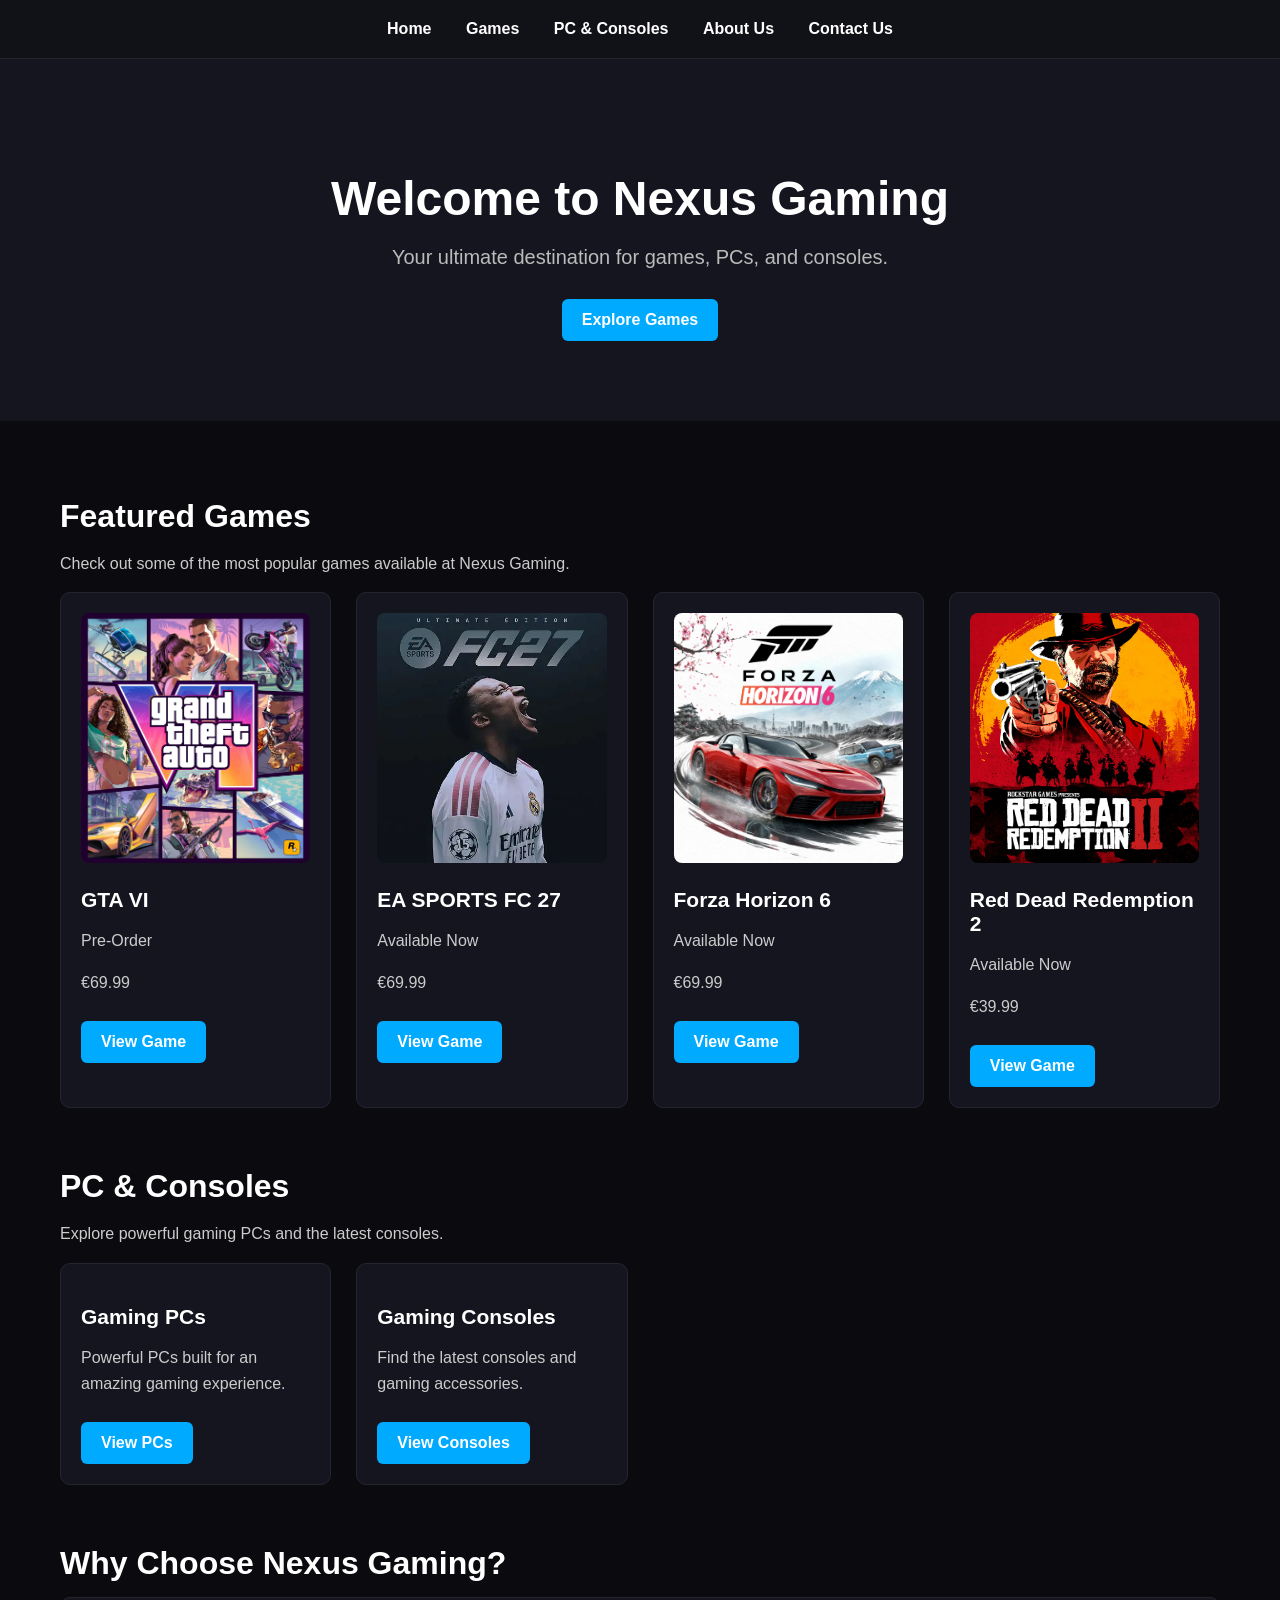
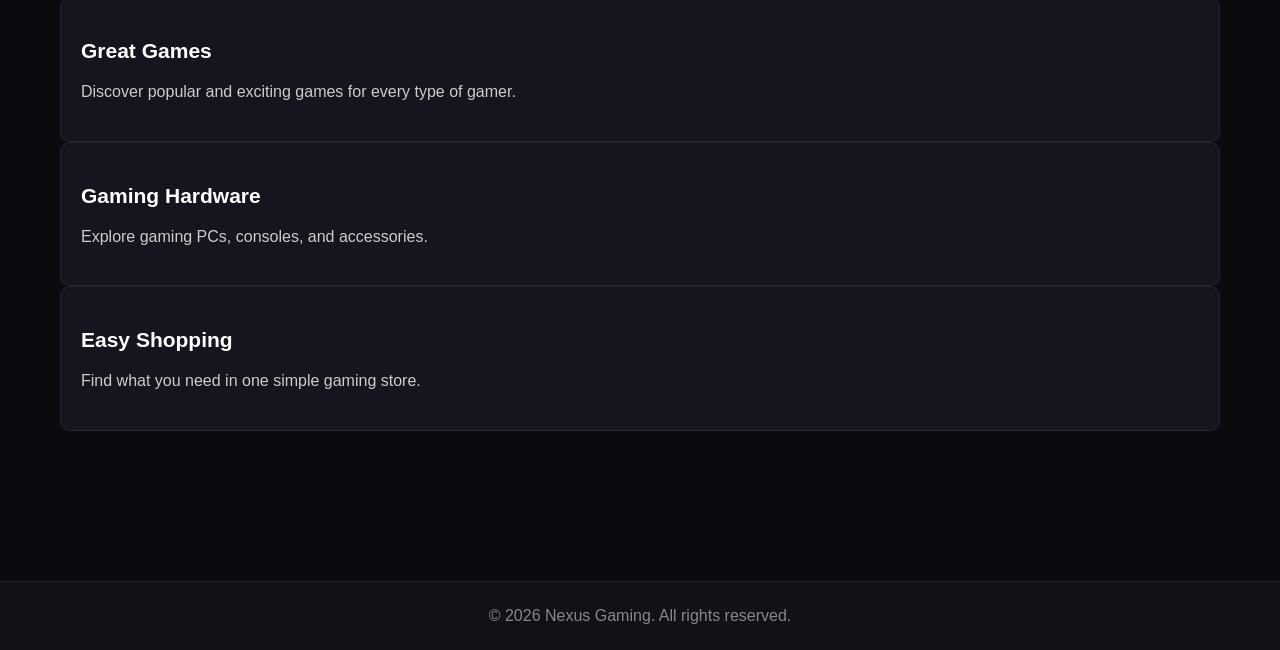
<file: index.html>
<!DOCTYPE html>
<html>

<head>
    <title>Nexus Gaming</title>
    <link rel="stylesheet" href="style.css">
   <link rel="icon" href="img/icon.png" type="img/png">
</head>

<body>

    <nav>
        <a href="index.html">Home</a>
        <a href="games.html">Games</a>
        <a href="pc-consoles.html">PC & Consoles</a>
        <a href="about.html">About Us</a>
        <a href="contact.html">Contact Us</a>
    </nav>

    <header>
        <h1>Welcome to Nexus Gaming</h1>
        <p>Your ultimate destination for games, PCs, and consoles.</p>
        <a href="games.html">Explore Games</a>
    </header>

    <main>

        <section>
            <h2>Featured Games</h2>
            <p>Check out some of the most popular games available at Nexus Gaming.</p>

            <div>
                <article>
                    <img src="img/gta6.jpg" alt="GTA VI">
                    <h3>GTA VI</h3>
                    <p>Pre-Order</p>
                    <p>€69.99</p>
                    <a href="games.html">View Game</a>
                </article>

                <article>
                    <img src="img/fc27.jpg" alt="EA SPORTS FC 27">
                    <h3>EA SPORTS FC 27</h3>
                    <p>Available Now</p>
                    <p>€69.99</p>
                    <a href="games.html">View Game</a>
                </article>

                <article>
                    <img src="img/forza-horizon-6.jpg" alt="Forza Horizon 6">
                    <h3>Forza Horizon 6</h3>
                    <p>Available Now</p>
                    <p>€69.99</p>
                    <a href="games.html">View Game</a>
                </article>

                <article>
                    <img src="img/rdr2.jpg" alt="Red Dead Redemption 2">
                    <h3>Red Dead Redemption 2</h3>
                    <p>Available Now</p>
                    <p>€39.99</p>
                    <a href="games.html">View Game</a>
                </article>
            </div>
        </section>

        <section>
            <h2>PC & Consoles</h2>
            <p>Explore powerful gaming PCs and the latest consoles.</p>

            <div>
                <article>
                    <h3>Gaming PCs</h3>
                    <p>Powerful PCs built for an amazing gaming experience.</p>
                    <a href="pc-consoles.html">View PCs</a>
                </article>

                <article>
                    <h3>Gaming Consoles</h3>
                    <p>Find the latest consoles and gaming accessories.</p>
                    <a href="pc-consoles.html">View Consoles</a>
                </article>
            </div>
        </section>

        <section>
            <h2>Why Choose Nexus Gaming?</h2>

            <article>
                <h3>Great Games</h3>
                <p>Discover popular and exciting games for every type of gamer.</p>
            </article>

            <article>
                <h3>Gaming Hardware</h3>
                <p>Explore gaming PCs, consoles, and accessories.</p>
            </article>

            <article>
                <h3>Easy Shopping</h3>
                <p>Find what you need in one simple gaming store.</p>
            </article>
        </section>

    </main>

    <footer>
        <p>&copy; 2026 Nexus Gaming. All rights reserved.</p>
    </footer>

</body>

</html>
</file>
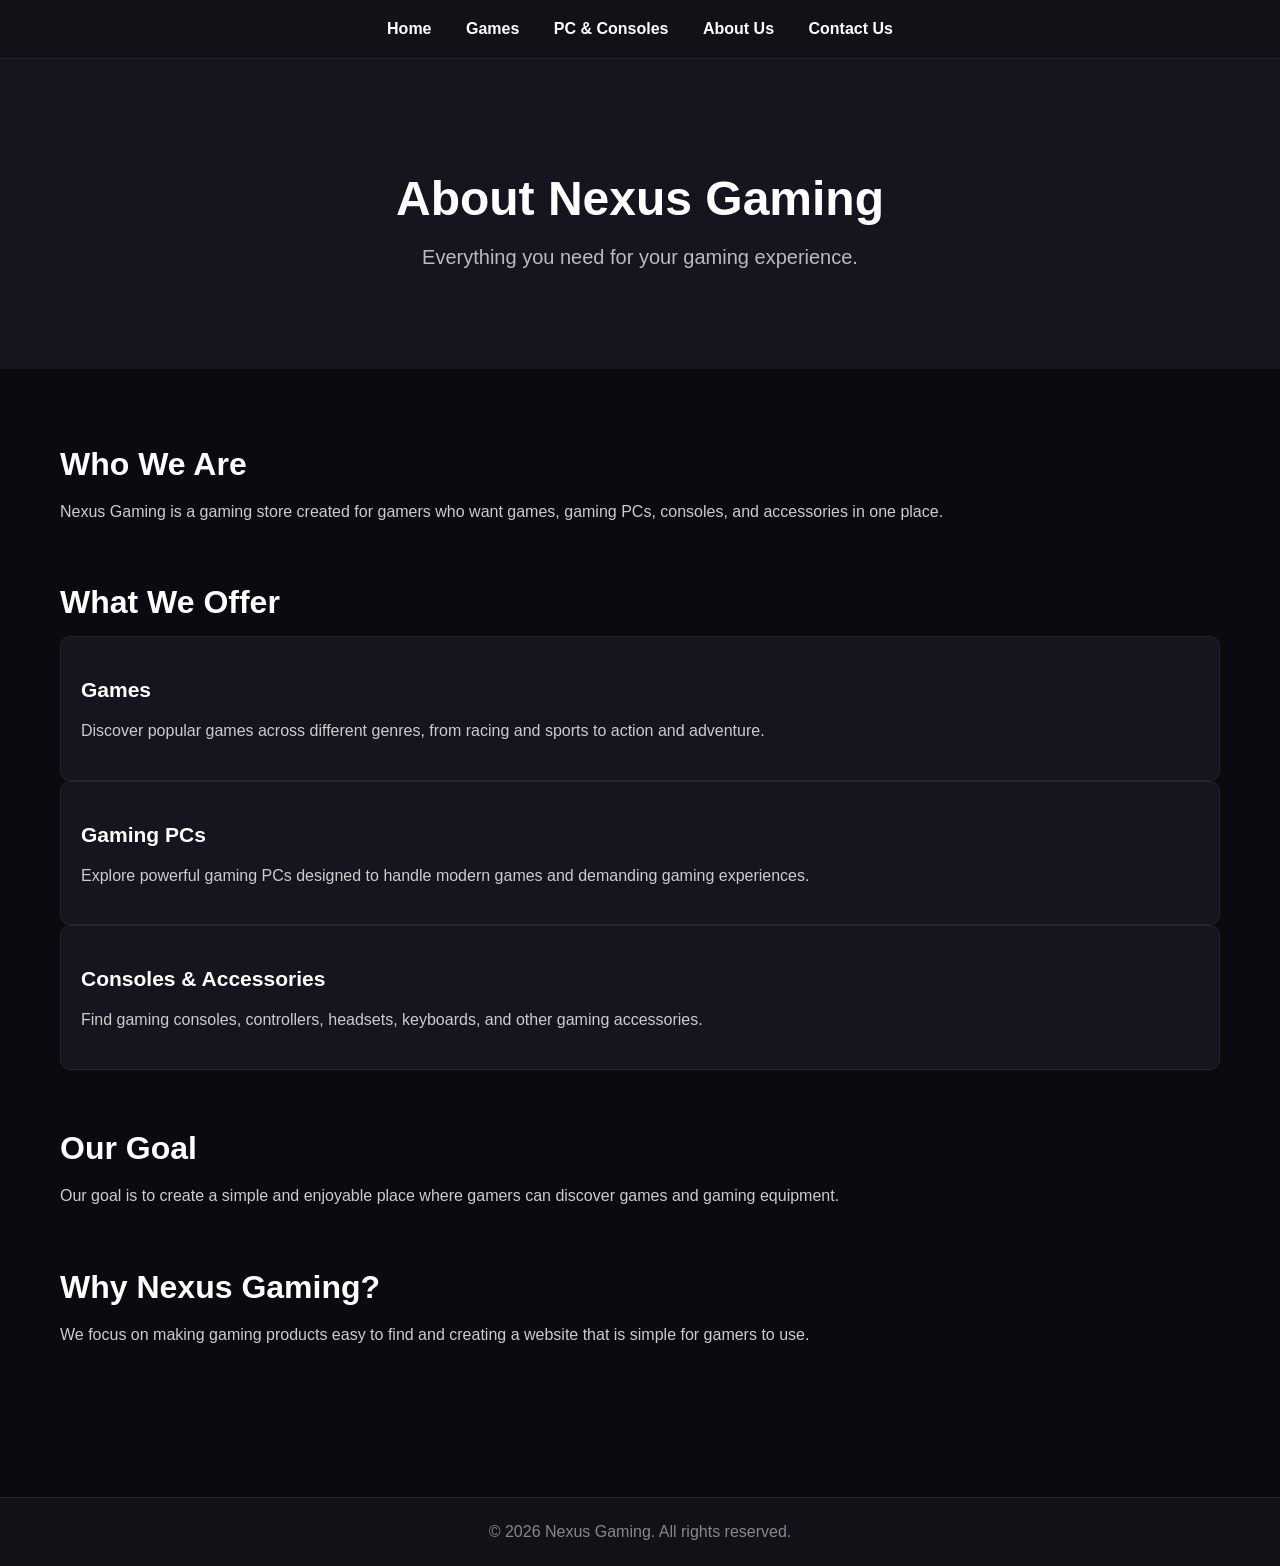
<file: about.html>
<!DOCTYPE html>
<html>

<head>
    <title>About Us - Nexus Gaming</title>
    <link rel="stylesheet" href="style.css">
   <link rel="icon" href="img/icon.png" type="img/png">
</head>

<body>

    <nav>
        <a href="index.html">Home</a>
        <a href="games.html">Games</a>
        <a href="pc-consoles.html">PC & Consoles</a>
        <a href="about.html">About Us</a>
        <a href="contact.html">Contact Us</a>
    </nav>

    <header>
        <h1>About Nexus Gaming</h1>
        <p>Everything you need for your gaming experience.</p>
    </header>

    <main>

        <section>
            <h2>Who We Are</h2>
            <p>
                Nexus Gaming is a gaming store created for gamers who want
                games, gaming PCs, consoles, and accessories in one place.
            </p>
        </section>

        <section>
            <h2>What We Offer</h2>

            <article>
                <h3>Games</h3>
                <p>
                    Discover popular games across different genres,
                    from racing and sports to action and adventure.
                </p>
            </article>

            <article>
                <h3>Gaming PCs</h3>
                <p>
                    Explore powerful gaming PCs designed to handle
                    modern games and demanding gaming experiences.
                </p>
            </article>

            <article>
                <h3>Consoles & Accessories</h3>
                <p>
                    Find gaming consoles, controllers, headsets,
                    keyboards, and other gaming accessories.
                </p>
            </article>
        </section>

        <section>
            <h2>Our Goal</h2>
            <p>
                Our goal is to create a simple and enjoyable place where
                gamers can discover games and gaming equipment.
            </p>
        </section>

        <section>
            <h2>Why Nexus Gaming?</h2>
            <p>
                We focus on making gaming products easy to find and
                creating a website that is simple for gamers to use.
            </p>
        </section>

    </main>

    <footer>
        <p>&copy; 2026 Nexus Gaming. All rights reserved.</p>
    </footer>

</body>

</html>
</file>
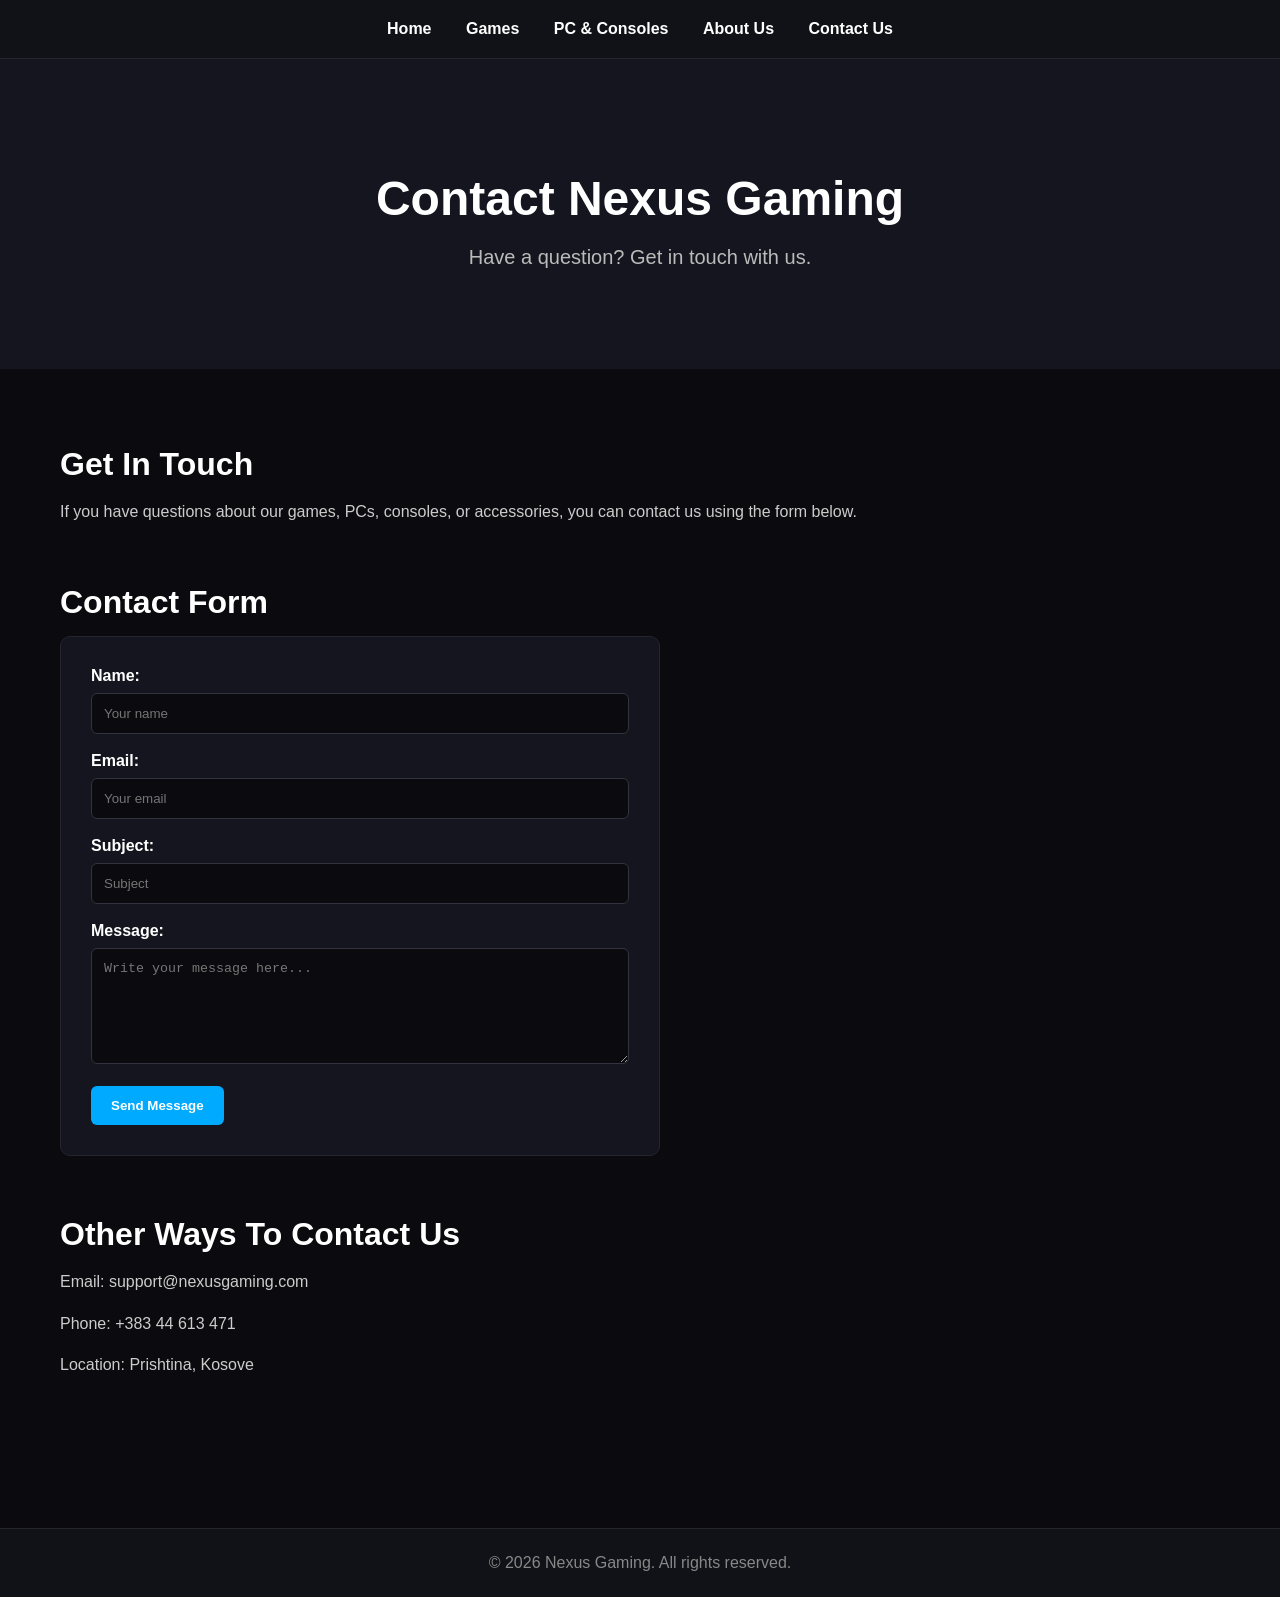
<file: contact.html>
<!DOCTYPE html>
<html>

<head>
    <title>Contact Us - Nexus Gaming</title>
    <link rel="stylesheet" href="style.css">
    <link rel="icon" href="img/icon.png" type="img/png">
</head>

<body>

    <nav>
        <a href="index.html">Home</a>
        <a href="games.html">Games</a>
        <a href="pc-consoles.html">PC & Consoles</a>
        <a href="about.html">About Us</a>
        <a href="contact.html">Contact Us</a>
    </nav>

    <header>
        <h1>Contact Nexus Gaming</h1>
        <p>Have a question? Get in touch with us.</p>
    </header>

    <main>

        <section>
            <h2>Get In Touch</h2>
            <p>
                If you have questions about our games, PCs, consoles,
                or accessories, you can contact us using the form below.
            </p>
        </section>

        <section>
            <h2>Contact Form</h2>

            <form>

                <label for="name">Name:</label>
                <br>
                <input type="text" id="name" name="name" placeholder="Your name">
                <br><br>

                <label for="email">Email:</label>
                <br>
                <input type="email" id="email" name="email" placeholder="Your email">
                <br><br>

                <label for="subject">Subject:</label>
                <br>
                <input type="text" id="subject" name="subject" placeholder="Subject">
                <br><br>

                <label for="message">Message:</label>
                <br>
                <textarea id="message" name="message" rows="6" placeholder="Write your message here..."></textarea>
                <br><br>

                <button type="submit">Send Message</button>

            </form>
        </section>

        <section>
            <h2>Other Ways To Contact Us</h2>

            <p>Email: support@nexusgaming.com</p>
            <p>Phone: +383 44 613 471</p>
            <p>Location: Prishtina, Kosove</p>
        </section>

    </main>

    <footer>
        <p>&copy; 2026 Nexus Gaming. All rights reserved.</p>
    </footer>

</body>

</html>
</file>
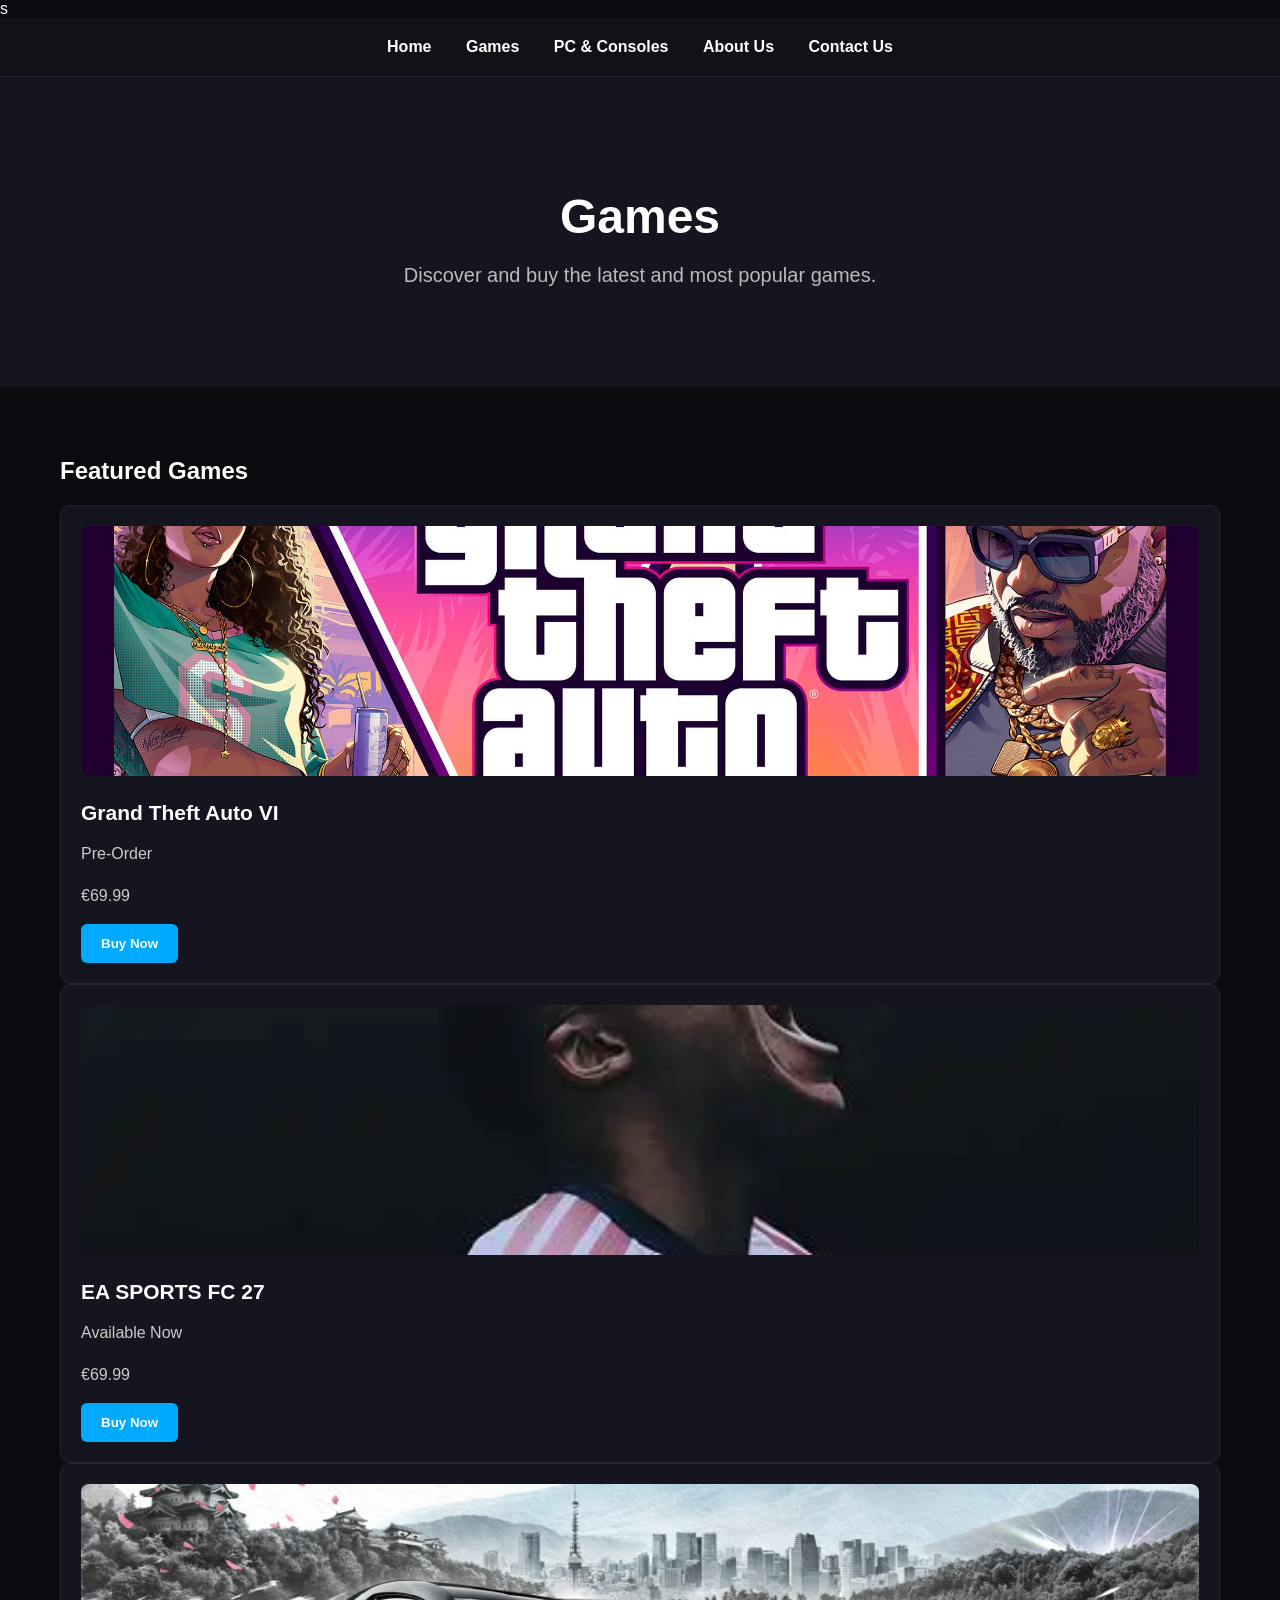
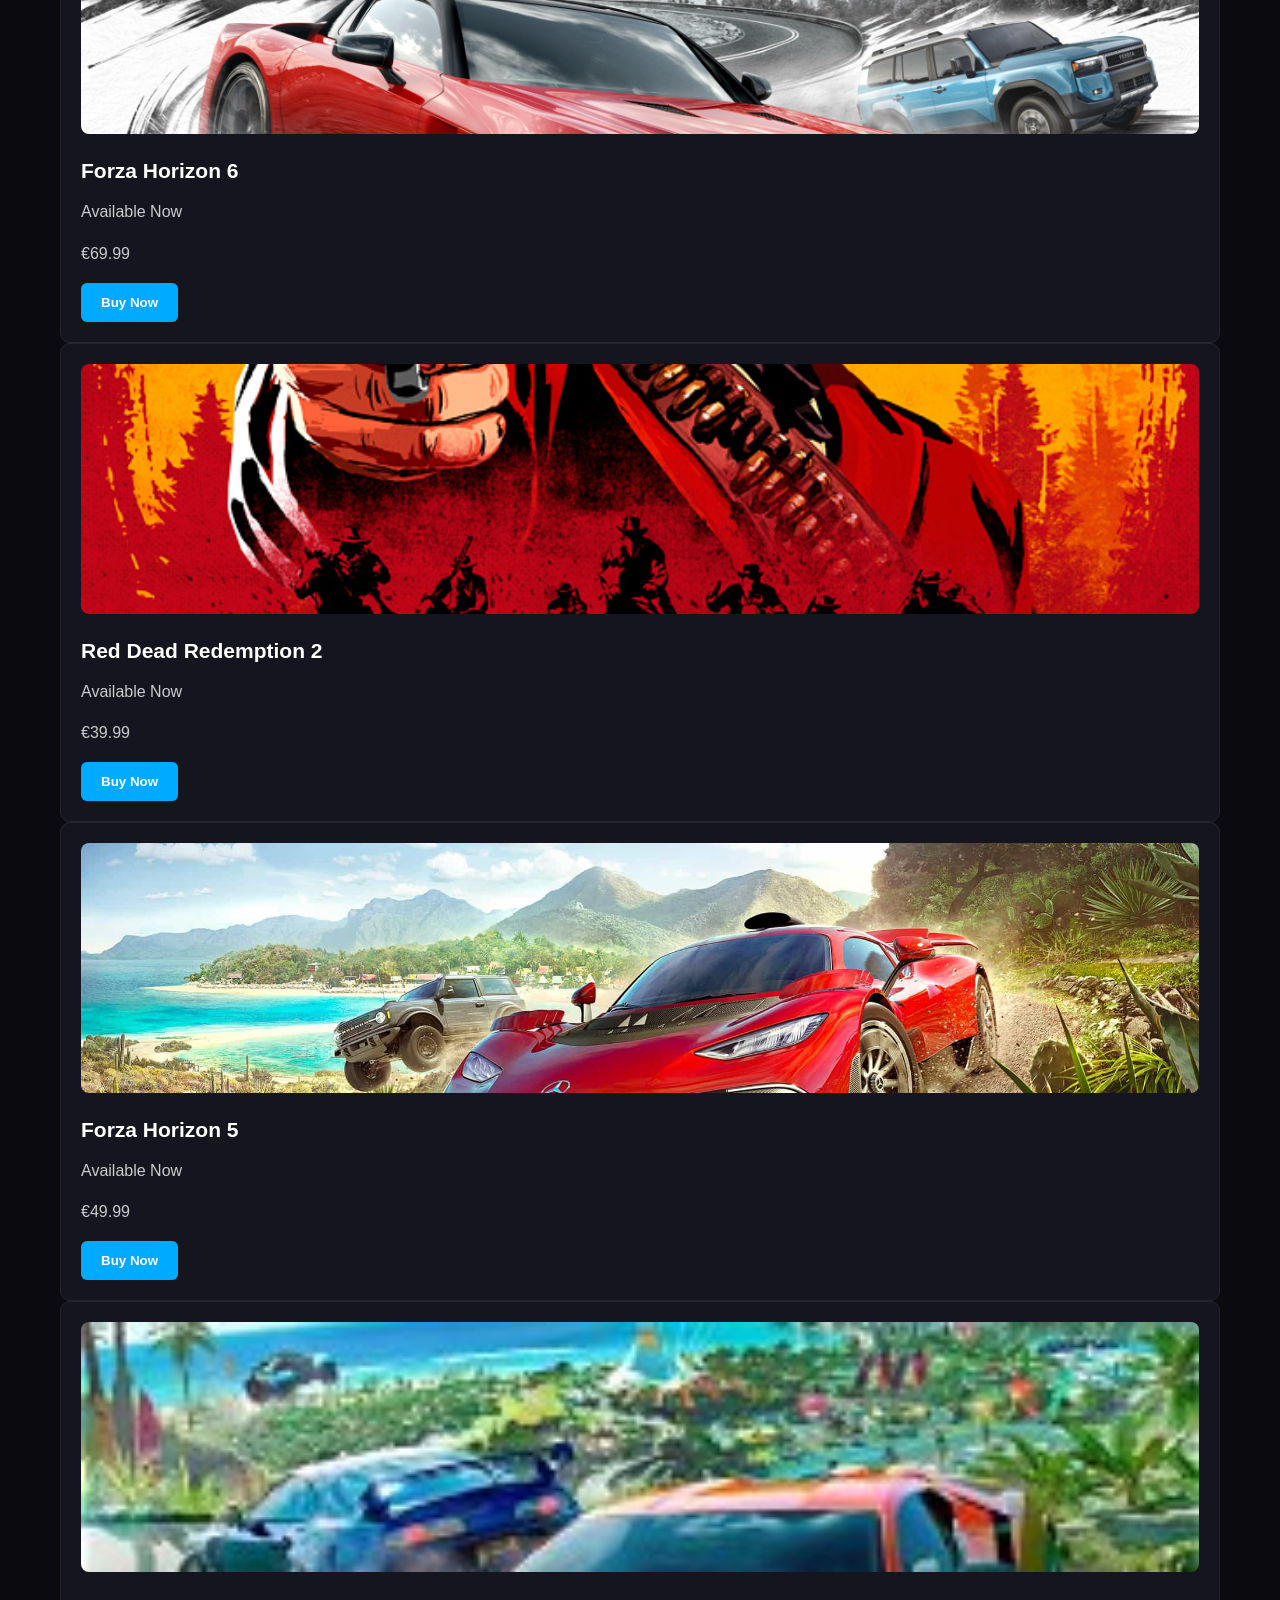
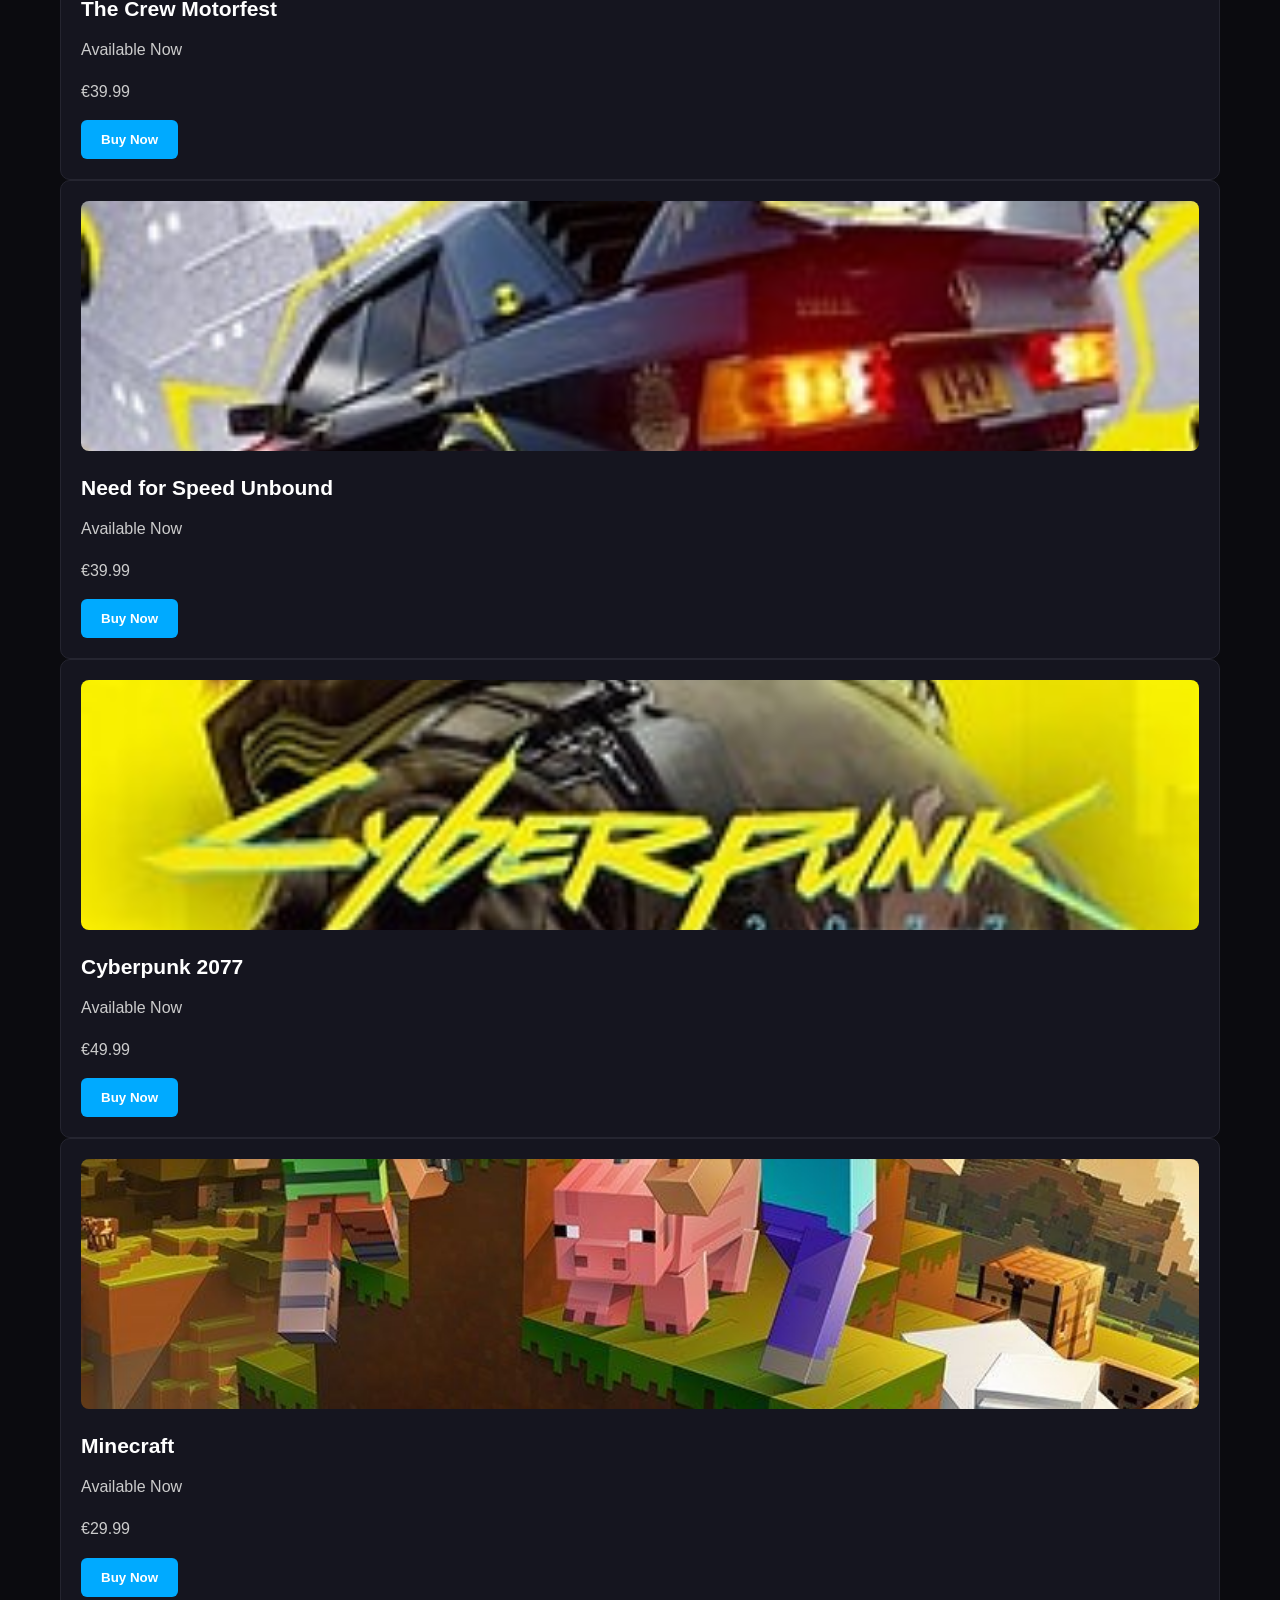
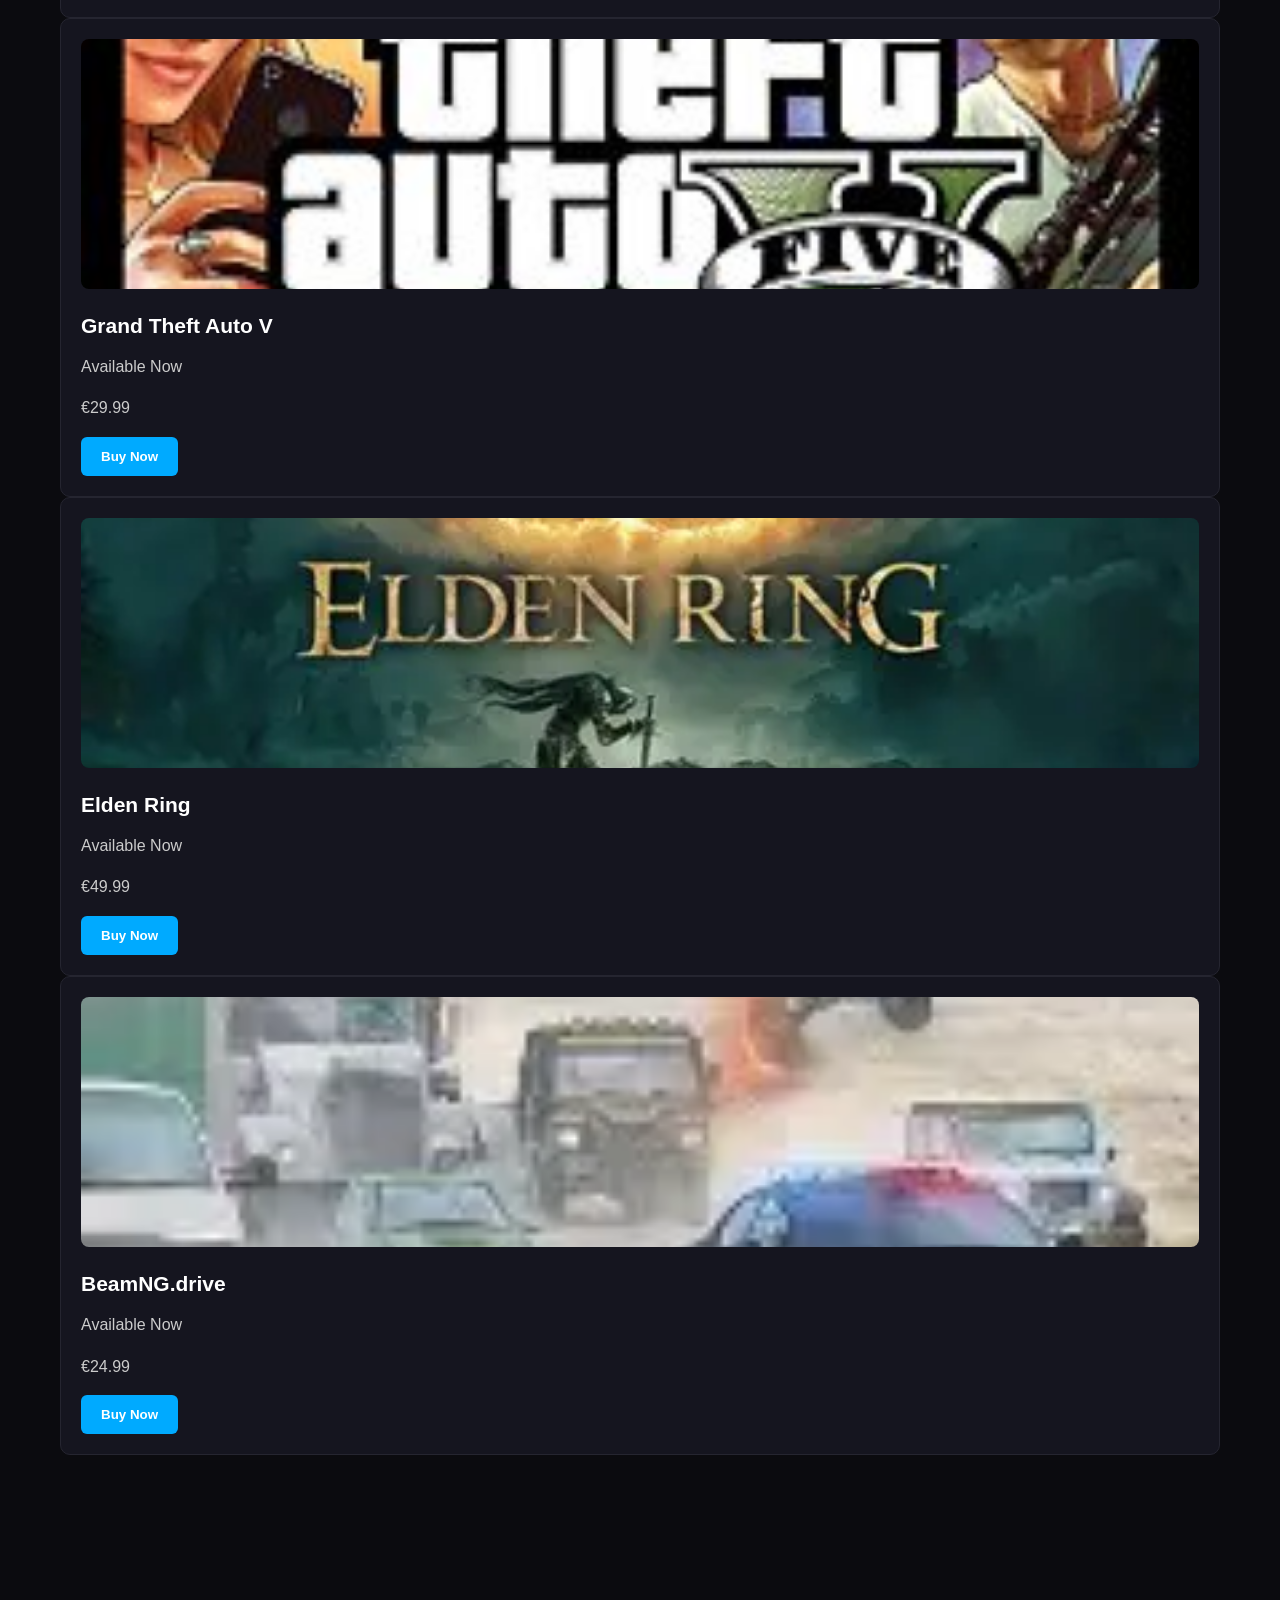
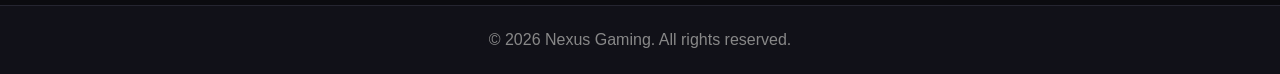
<file: games.html>
<!DOCTYPE html>
<html>

<head>
    <title>Games - Nexus Gaming</title>
     <link rel="stylesheet" href="style.css">
     <link rel="icon" href="img/icon.png" type="img/png">s
</head>

<body>

    <nav>
        <a href="index.html">Home</a>
        <a href="games.html">Games</a>
        <a href="pc-consoles.html">PC & Consoles</a>
        <a href="about.html">About Us</a>
        <a href="contact.html">Contact Us</a>
    </nav>

    <header>
        <h1>Games</h1>
        <p>Discover and buy the latest and most popular games.</p>
    </header>

    <main>

        <h2>Featured Games</h2>

        <section>

            <article>
                <img src="img/gta6.jpg" alt="Grand Theft Auto VI">
                <h3>Grand Theft Auto VI</h3>
                <p>Pre-Order</p>
                <p>€69.99</p>
                <button>Buy Now</button>
            </article>

            <article>
                <img src="img/fc27.jpg" alt="EA SPORTS FC 27">
                <h3>EA SPORTS FC 27</h3>
                <p>Available Now</p>
                <p>€69.99</p>
                <button>Buy Now</button>
            </article>

            <article>
                <img src="img/forza-horizon-6.jpg" alt="Forza Horizon 6">
                <h3>Forza Horizon 6</h3>
                <p>Available Now</p>
                <p>€69.99</p>
                <button>Buy Now</button>
            </article>

            <article>
                <img src="img/rdr2.jpg" alt="Red Dead Redemption 2">
                <h3>Red Dead Redemption 2</h3>
                <p>Available Now</p>
                <p>€39.99</p>
                <button>Buy Now</button>
            </article>

            <article>
                <img src="img/forza-horizon-5.jpg" alt="Forza Horizon 5">
                <h3>Forza Horizon 5</h3>
                <p>Available Now</p>
                <p>€49.99</p>
                <button>Buy Now</button>
            </article>

            <article>
                <img src="img/the-crew-motorfest.jpg" alt="The Crew Motorfest">
                <h3>The Crew Motorfest</h3>
                <p>Available Now</p>
                <p>€39.99</p>
                <button>Buy Now</button>
            </article>

            <article>
                <img src="img/nfs-unbound.jpg" alt="Need for Speed Unbound">
                <h3>Need for Speed Unbound</h3>
                <p>Available Now</p>
                <p>€39.99</p>
                <button>Buy Now</button>
            </article>

            <article>
                <img src="img/cyberpunk2077.jpg" alt="Cyberpunk 2077">
                <h3>Cyberpunk 2077</h3>
                <p>Available Now</p>
                <p>€49.99</p>
                <button>Buy Now</button>
            </article>

            <article>
                <img src="img/minecraft.jpg" alt="Minecraft">
                <h3>Minecraft</h3>
                <p>Available Now</p>
                <p>€29.99</p>
                <button>Buy Now</button>
            </article>

            <article>
                <img src="img/gta5.jpg" alt="Grand Theft Auto V">
                <h3>Grand Theft Auto V</h3>
                <p>Available Now</p>
                <p>€29.99</p>
                <button>Buy Now</button>
            </article>

            <article>
                <img src="img/elden-ring.jpg" alt="Elden Ring">
                <h3>Elden Ring</h3>
                <p>Available Now</p>
                <p>€49.99</p>
                <button>Buy Now</button>
            </article>

            <article>
                <img src="img/beamng.jpg" alt="BeamNG.drive">
                <h3>BeamNG.drive</h3>
                <p>Available Now</p>
                <p>€24.99</p>
                <button>Buy Now</button>
            </article>

        </section>

    </main>

    <footer>
        <p>&copy; 2026 Nexus Gaming. All rights reserved.</p>
    </footer>

</body>

</html>
</file>
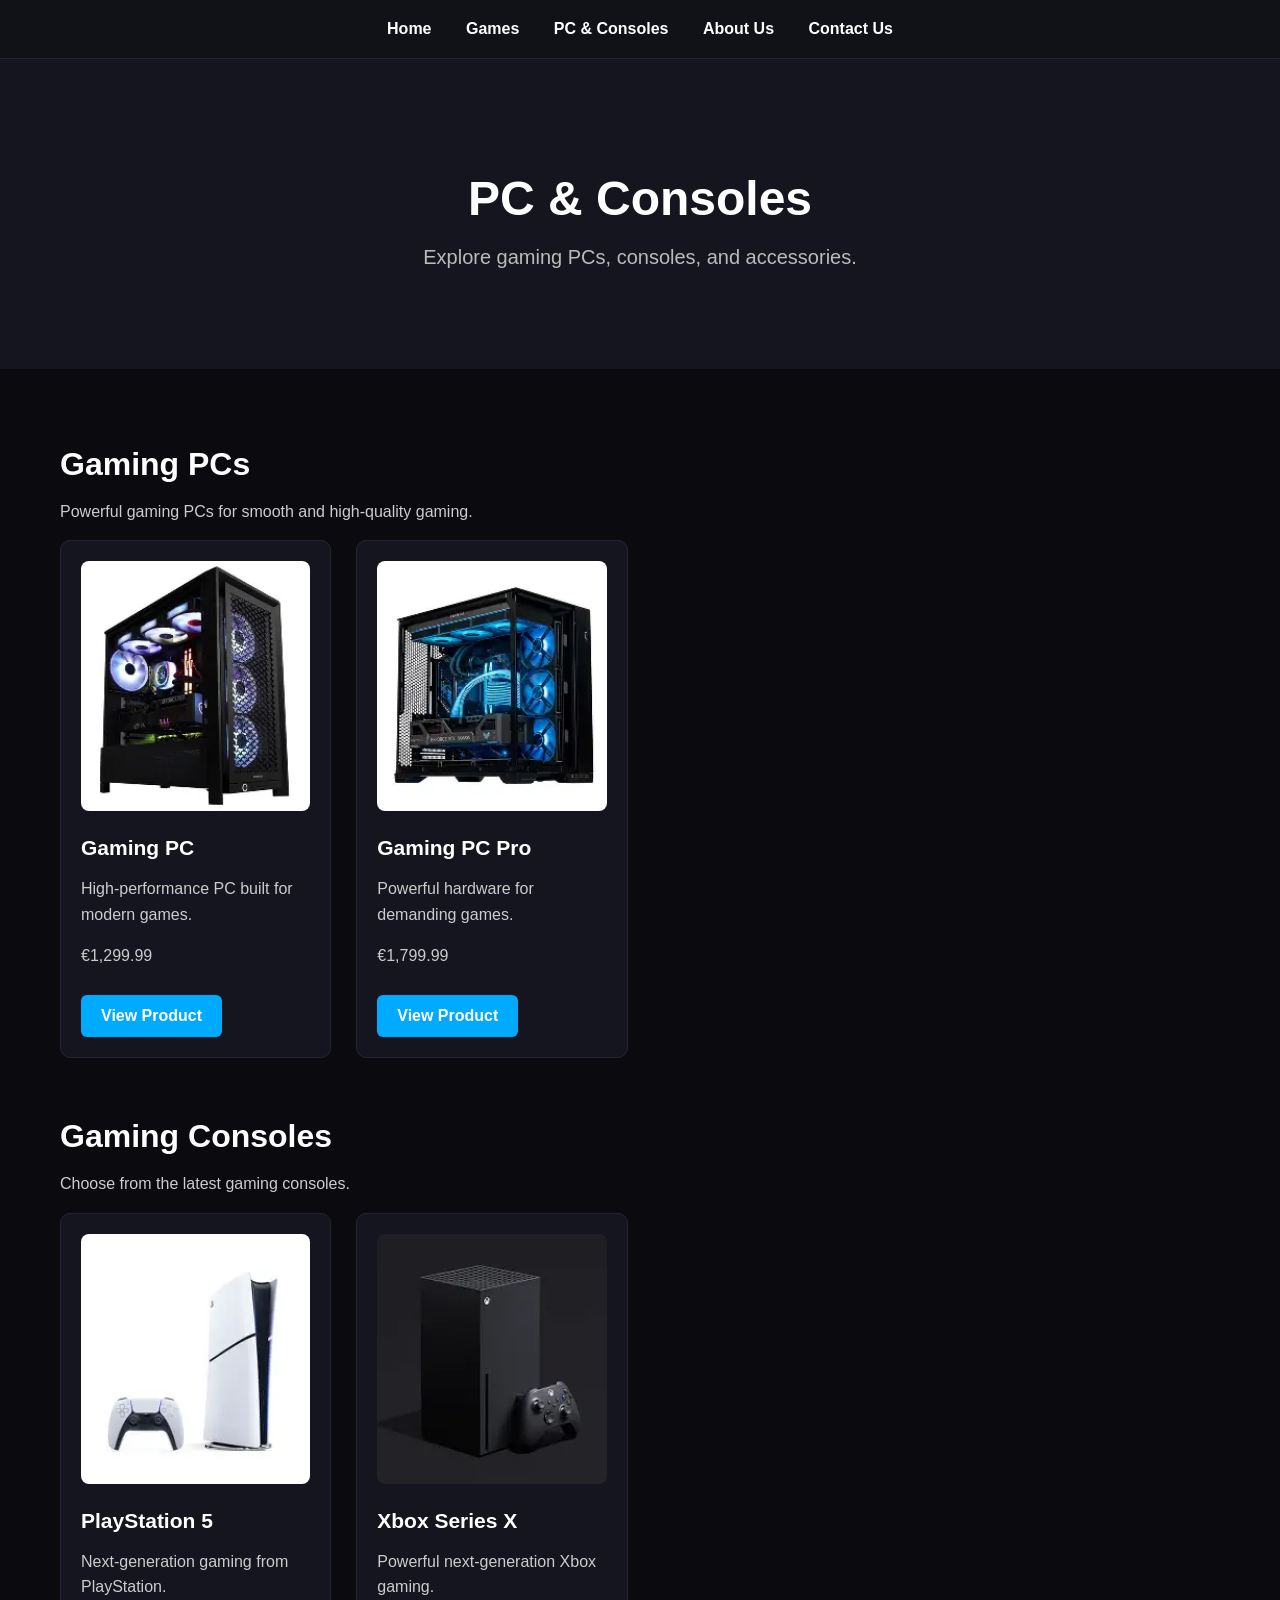
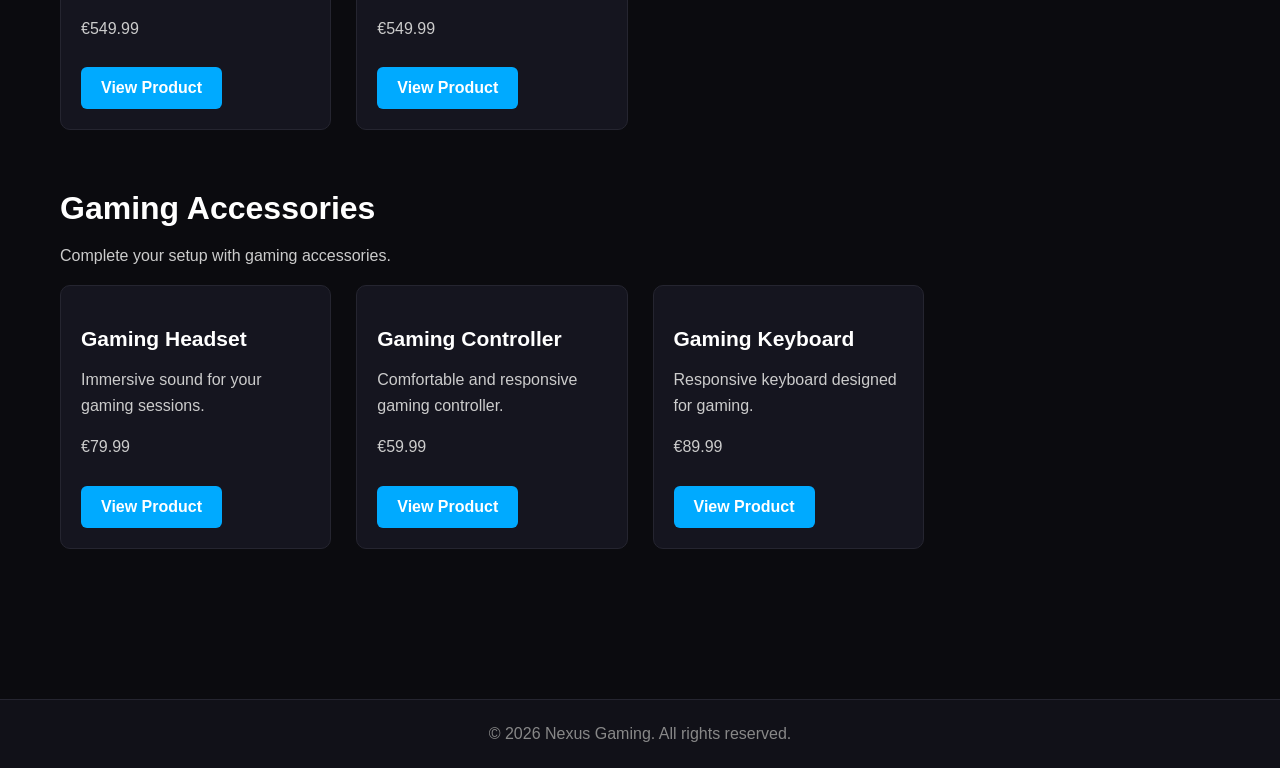
<file: pc-consoles.html>
<!DOCTYPE html>
<html>

<head>
    <title>PC & Consoles - Nexus Gaming</title>
    <link rel="stylesheet" href="style.css">
    <link rel="icon" href="img/icon.png" type="img/png">
</head>

<body>

    <nav>
        <a href="index.html">Home</a>
        <a href="games.html">Games</a>
        <a href="pc-consoles.html">PC & Consoles</a>
        <a href="about.html">About Us</a>
        <a href="contact.html">Contact Us</a>
    </nav>

    <header>
        <h1>PC & Consoles</h1>
        <p>Explore gaming PCs, consoles, and accessories.</p>
    </header>

    <main>

        <section>
            <h2>Gaming PCs</h2>
            <p>Powerful gaming PCs for smooth and high-quality gaming.</p>

            <div>

                <article>
                    <img src="img/gaming-pc.jpg" alt="Gaming PC">
                    <h3>Gaming PC</h3>
                    <p>High-performance PC built for modern games.</p>
                    <p>€1,299.99</p>
                    <a href="#">View Product</a>
                </article>

                <article>
                    <img src="img/gaming-pc-2.jpg" alt="Gaming PC Setup">
                    <h3>Gaming PC Pro</h3>
                    <p>Powerful hardware for demanding games.</p>
                    <p>€1,799.99</p>
                    <a href="#">View Product</a>
                </article>

            </div>
        </section>

        <section>
            <h2>Gaming Consoles</h2>
            <p>Choose from the latest gaming consoles.</p>

            <div>

                <article>
                    <img src="img/ps5.jpg" alt="PlayStation 5">
                    <h3>PlayStation 5</h3>
                    <p>Next-generation gaming from PlayStation.</p>
                    <p>€549.99</p>
                    <a href="#">View Product</a>
                </article>

                <article>
                    <img src="img/xbox-series-x.jpg" alt="Xbox Series X">
                    <h3>Xbox Series X</h3>
                    <p>Powerful next-generation Xbox gaming.</p>
                    <p>€549.99</p>
                    <a href="#">View Product</a>
                </article>

            </div>
        </section>

        <section>
            <h2>Gaming Accessories</h2>
            <p>Complete your setup with gaming accessories.</p>

            <div>

                <article>
                    <h3>Gaming Headset</h3>
                    <p>Immersive sound for your gaming sessions.</p>
                    <p>€79.99</p>
                    <a href="#">View Product</a>
                </article>

                <article>
                    <h3>Gaming Controller</h3>
                    <p>Comfortable and responsive gaming controller.</p>
                    <p>€59.99</p>
                    <a href="#">View Product</a>
                </article>

                <article>
                    <h3>Gaming Keyboard</h3>
                    <p>Responsive keyboard designed for gaming.</p>
                    <p>€89.99</p>
                    <a href="#">View Product</a>
                </article>

            </div>
        </section>

    </main>

    <footer>
        <p>&copy; 2026 Nexus Gaming. All rights reserved.</p>
    </footer>

</body>

</html>
</file>
<file: style.css>
* {
    box-sizing: border-box;
}

body {
    margin: 0;
    font-family: Arial, sans-serif;
    background-color: #0b0b0f;
    color: white;
}

nav {
    background-color: #111118;
    padding: 20px;
    text-align: center;
    border-bottom: 1px solid #252530;
}

nav a {
    color: white;
    text-decoration: none;
    margin: 0 15px;
    font-weight: bold;
}

nav a:hover {
    color: #00aaff;
}

header {
    text-align: center;
    padding: 80px 20px;
    background-color: #15151f;
}

header h1 {
    font-size: 48px;
    margin-bottom: 15px;
}

header p {
    font-size: 20px;
    color: #bbbbbb;
}

main {
    max-width: 1200px;
    margin: auto;
    padding: 50px 20px;
}

section {
    margin-bottom: 60px;
}

section h2 {
    font-size: 32px;
    margin-bottom: 15px;
}

section p {
    color: #cccccc;
    line-height: 1.6;
}

a {
    transition: 0.2s;
}

header a,
article a {
    display: inline-block;
    background-color: #00aaff;
    color: white;
    text-decoration: none;
    padding: 12px 20px;
    border-radius: 6px;
    margin-top: 10px;
    font-weight: bold;
}

header a:hover,
article a:hover {
    background-color: #0088cc;
}

section > div {
    display: grid;
    grid-template-columns: repeat(4, 1fr);
    gap: 25px;
}

article {
    background-color: #15151f;
    padding: 20px;
    border-radius: 10px;
    border: 1px solid #252530;
}

article:hover {
    border-color: #00aaff;
}

article img {
    width: 100%;
    height: 250px;
    object-fit: cover;
    border-radius: 8px;
}

article h3 {
    font-size: 21px;
    margin-bottom: 8px;
}

form {
    max-width: 600px;
    background-color: #15151f;
    padding: 30px;
    border-radius: 10px;
    border: 1px solid #252530;
}

label {
    font-weight: bold;
}

input,
textarea {
    width: 100%;
    padding: 12px;
    margin-top: 8px;
    background-color: #0b0b0f;
    color: white;
    border: 1px solid #33333f;
    border-radius: 6px;
}

textarea {
    resize: vertical;
}

button {
    background-color: #00aaff;
    color: white;
    border: none;
    padding: 12px 20px;
    border-radius: 6px;
    font-weight: bold;
    cursor: pointer;
}

button:hover {
    background-color: #0088cc;
}

footer {
    background-color: #111118;
    text-align: center;
    padding: 25px;
    margin-top: 40px;
    border-top: 1px solid #252530;
}

footer p {
    color: #888888;
    margin: 0;
}

@media (max-width: 900px) {
    section > div {
        grid-template-columns: repeat(2, 1fr);
    }
}

@media (max-width: 600px) {
    nav a {
        display: block;
        margin: 10px;
    }

    header h1 {
        font-size: 36px;
    }

    section > div {
        grid-template-columns: 1fr;
    }
}
</file>
